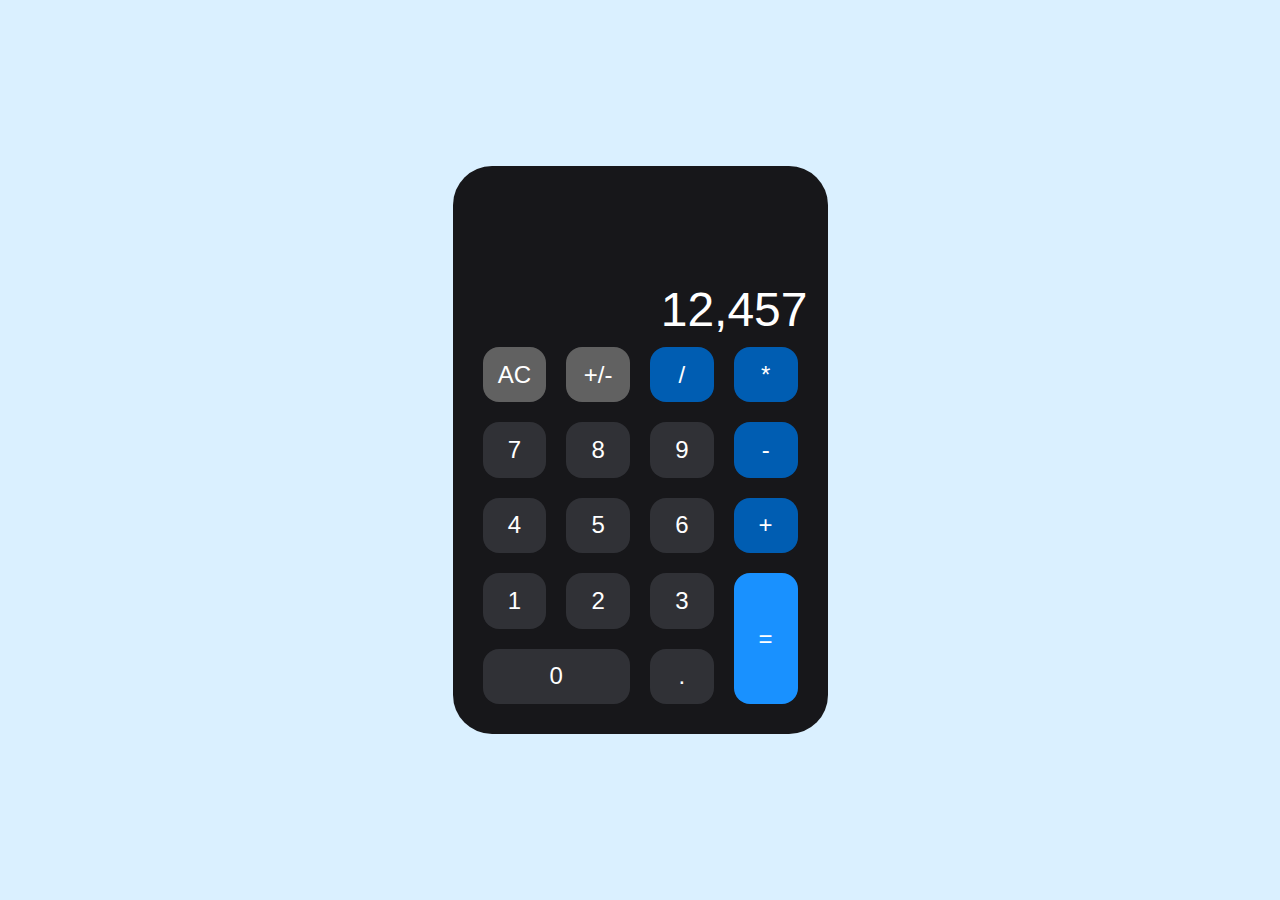
<file: calculadora/index.html>
<!DOCTYPE html>
<html lang="pt-br">
  <head>
    <meta charset="UTF-8" />
    <meta name="viewport" content="width=device-width, initial-scale=1.0" />
    <link rel="stylesheet" href="style.css" />
    <link rel="preconnect" href="https://fonts.googleapis.com" />
    <link rel="preconnect" href="https://fonts.gstatic.com" crossorigin />
    <link
      href="https: //fonts.googleapis.com/css2? family= Poppins:wght@300 & display=swap"
      rel="stylesheet"
    />
    <title>Calculadora</title>
  </head>
  <body>
    <div>
      <p>12,457</p>
      <button class="gray-button">AC</button>
      <button class="gray-button">+/-</button>
      <button class="blue-button">/</button>
      <button class="blue-button">*</button>
      <button class="black-button">7</button>
      <button class="black-button">8</button>
      <button class="black-button">9</button>
      <button class="blue-button">-</button>
      <button class="black-button">4</button>
      <button class="black-button">5</button>
      <button class="black-button">6</button>
      <button class="blue-button">+</button>
      <button class="black-button">1</button>
      <button class="black-button">2</button>
      <button class="black-button">3</button>
      <button class="equal-button equal">=</button>
      <button class="black-button zero">0</button>
      <button class="black-button">.</button>
    </div>
  </body>
</html>
</file>
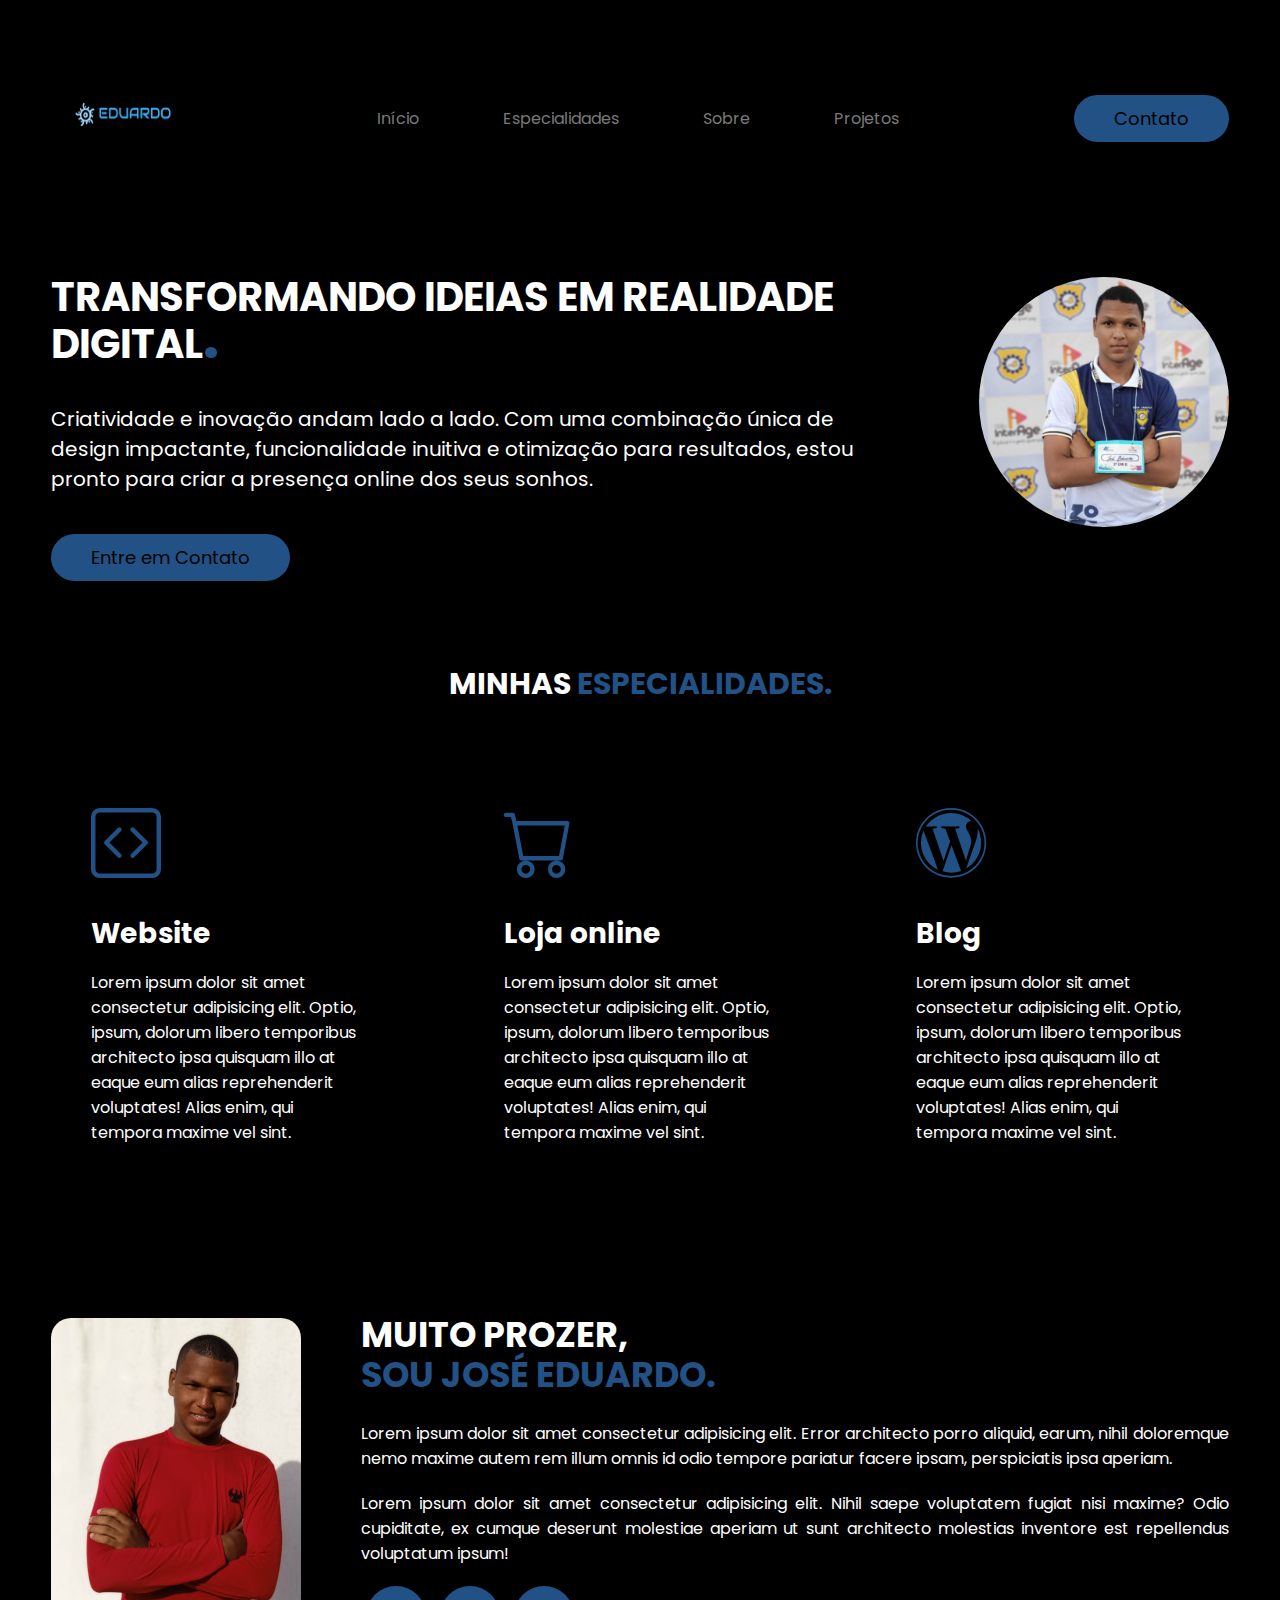
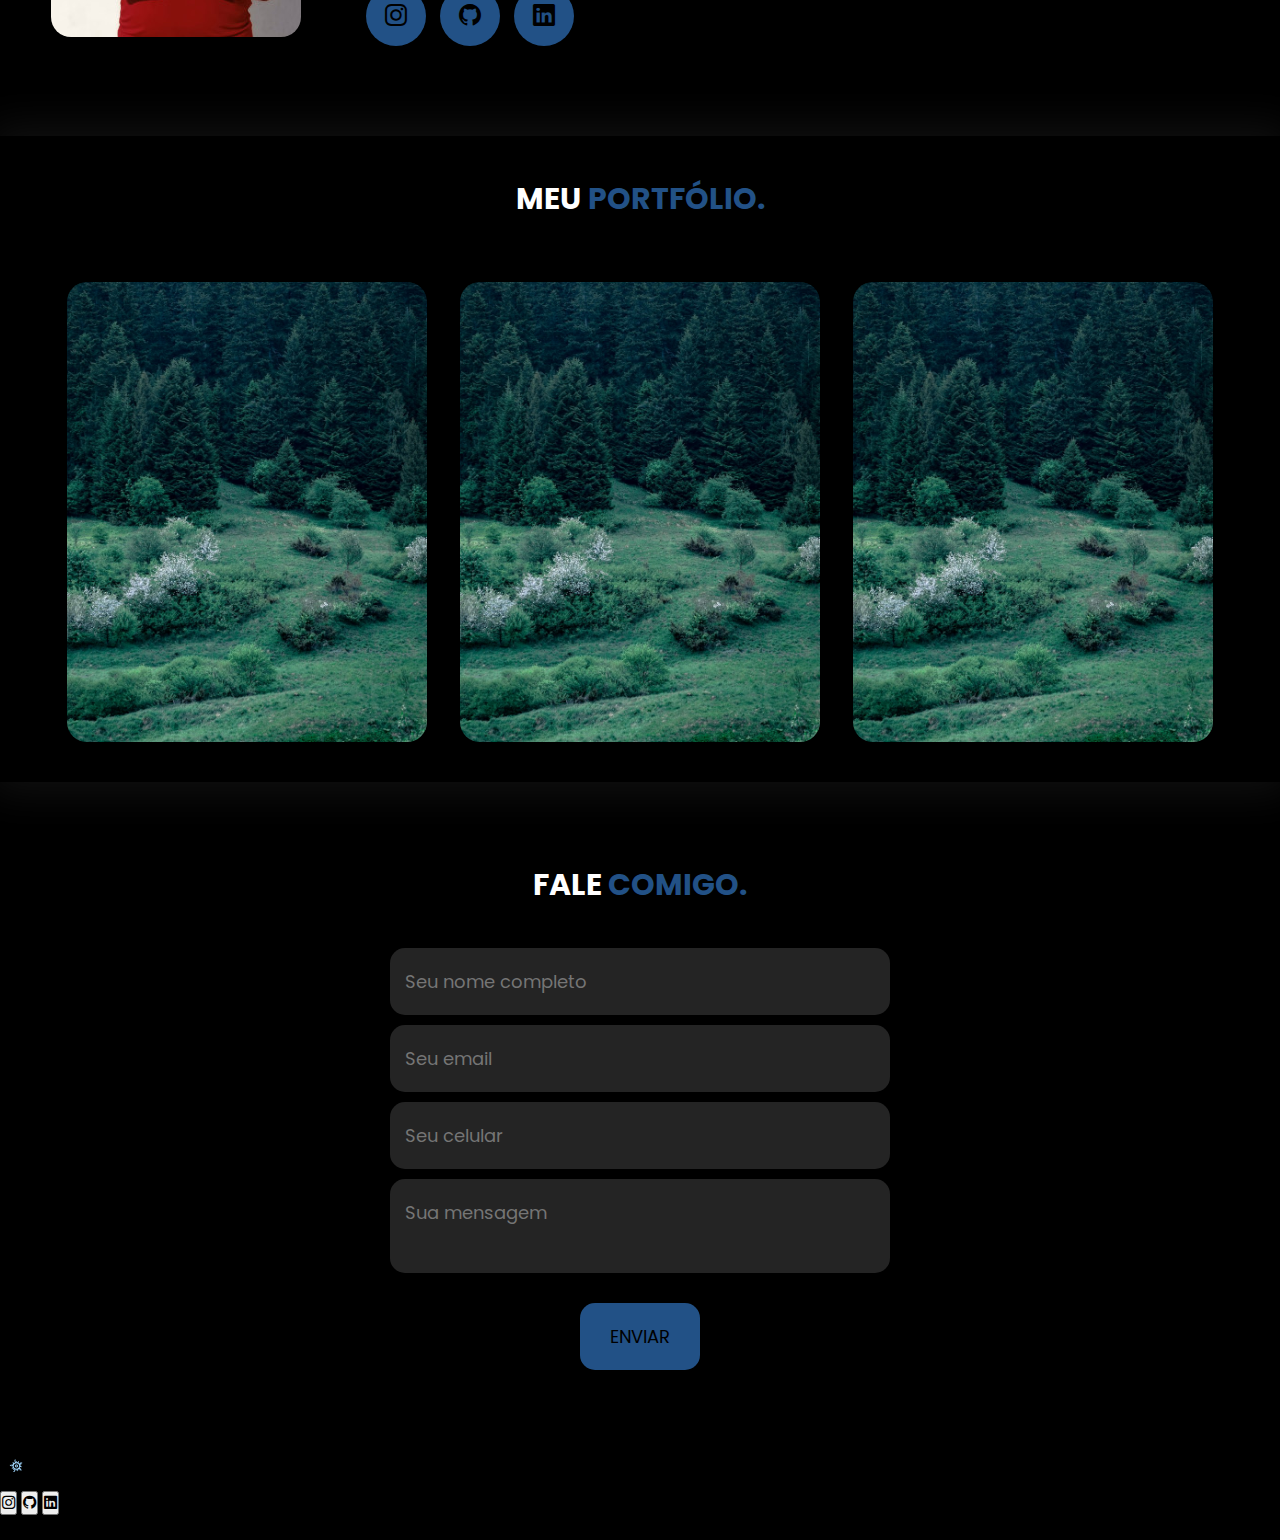
<file: meuPortfolio/index.html>
<!DOCTYPE html>
<html lang="pt-br">
<head>
    <meta charset="UTF-8">
    <meta name="viewport" content="width=device-width, initial-scale=1.0">
    <!-- GOOGLE FONTS -->
    <link rel="preconnect" href="https://fonts.googleapis.com">
    <link rel="preconnect" href="https://fonts.gstatic.com" crossorigin>
    <link href="https://fonts.googleapis.com/css2?family=Poppins:ital,wght@0,100;0,200;0,300;0,400;0,500;0,600;0,700;0,800;0,900;1,100;1,200;1,300;1,400;1,500;1,600;1,700;1,800;1,900&display=swap" rel="stylesheet">
    <!-- FIM GOOGLE FONTS -->
    <!-- BOOSTSTRAP ICONS -->
    <link rel="stylesheet" href="https://cdn.jsdelivr.net/npm/bootstrap-icons@1.11.3/font/bootstrap-icons.min.css">

    <!-- BOOSTSTRAP ICONS -->
    <link rel="stylesheet" href="style.css">
    <title>Meu Portifolio</title>
</head>
<body>
    

<header>
    <div class="interface">
    <div class="logo">
        <a href="#">
            <img class="tamanho" src="imagem/logo.png" alt="logo">

        </a>
    </div> <!--logo-->
    <nav class="menu-descktop">

        <ul>
            <li><a href="#">Início</a></li>
            <li><a href="#">Especialidades</a></li>
            <li><a href="#">Sobre</a></li>
            <li><a href="#">Projetos</a></li>
        </ul>
    </nav>
    
    <div class="btn-contato">
        <a href="#">
            <button>Contato</button>
        </a>
    </div>
    </div> <!--interface fechamento-->
</header>

<main>
    <section class="topo-do-site">
        <div class="interface">
            <div class="flex">
                <div class="txt-topo-site">
                    <h1>TRANSFORMANDO IDEIAS EM REALIDADE DIGITAL<span>.</span></h1>
                    <p>Criatividade e inovação andam lado a lado. Com uma combinação única de design impactante, funcionalidade inuitiva e otimização para resultados, estou pronto para criar a presença online dos  seus sonhos.</p>

                    <div class="btn-contato">
                        <a href="#">
                            <button>Entre em Contato</button>
                        </a>
                    </div>

                </div>

                <div class="img-topo-site">
                    <img src="imagem/minha-foto.jpeg" alt="">

                </div>
            </div>
        </div>
    </section> <!--topo-do-site-->


    <section class="especialidades">
        <div class="interface">
            <h2 class="titulo">MINHAS <span>ESPECIALIDADES.</span></h2>

            <div class="flex">
                <div class="especialidades-box">
                    <i class="bi bi-code-square"></i>
                    <h3>Website</h3>
                    <p>Lorem ipsum dolor sit amet consectetur adipisicing elit. Optio, ipsum, dolorum libero temporibus architecto ipsa quisquam illo at eaque eum alias reprehenderit voluptates! Alias enim, qui tempora maxime vel sint.</p>

                </div>

                <div class="especialidades-box">
                    <i class="bi bi-cart"></i>
                    <h3>Loja online</h3>
                    <p>Lorem ipsum dolor sit amet consectetur adipisicing elit. Optio, ipsum, dolorum libero temporibus architecto ipsa quisquam illo at eaque eum alias reprehenderit voluptates! Alias enim, qui tempora maxime vel sint.</p>

                </div>

                <div class="especialidades-box">
                    <i class="bi bi-wordpress"></i>
                    <h3>Blog</h3>
                    <p>Lorem ipsum dolor sit amet consectetur adipisicing elit. Optio, ipsum, dolorum libero temporibus architecto ipsa quisquam illo at eaque eum alias reprehenderit voluptates! Alias enim, qui tempora maxime vel sint.</p>

                </div>

            </div>
        </div>
    </section> <!--fim das especialidades-->

    <section class="sobre">
        <div class="interface">
            <div class="flex">
                <div class="img-sobre">
                    <img class="img-social" src="imagem/minha-foto-3.jpeg" alt="img">

                </div>
                <div class="txt-sobre">
                    <h2>MUITO PROZER, <span>SOU JOSÉ EDUARDO.</span></h2>
                    <P>Lorem ipsum dolor sit amet consectetur adipisicing elit. Error architecto porro aliquid, earum, nihil doloremque nemo maxime autem rem illum omnis id odio tempore pariatur facere ipsam, perspiciatis ipsa aperiam.</P>

                    <P>Lorem ipsum dolor sit amet consectetur adipisicing elit. Nihil saepe voluptatem fugiat nisi maxime? Odio cupiditate, ex cumque deserunt molestiae aperiam ut sunt architecto molestias inventore est repellendus voluptatum ipsum!</P>

                    <div class="btn-social">
                        <a href="#"><button><i class="bi bi-instagram"></i></button></a>
                        <a href="#"><button><i class="bi bi-github"></i></button></a>
                        <a href="#"><button><i class="bi bi-linkedin"></i></button></a>
                    </div>

                </div>

                
            </div>
        </div>
    </section> <!--final de sobre-->

    <section class="Portifolio">
        <div class="interface">
            <h2 class="titulo">MEU <span>PORTFÓLIO.</span></h2>
            <div class="flex">
                <div class="img-port" style="background-image: url(imagem/floresta1.jpeg);">
                <div class="overlay">Projeto1</div></div>
                <div class="img-port" style="background-image: url(imagem/floresta1.jpeg);" >
                <div class="overlay">Projeto2</div></div>
                <div class="img-port" style="background-image: url(imagem/floresta1.jpeg);">
                <div class="overlay">Projeto3</div></div>

            </div> <!--flex-->
        </div> <!--interface-->


    </section> <!--final do portifolio-->

    <section class="formulario">
        <div class="iterface">
            <h2 class="titulo">FALE <span>COMIGO.</span></h2>
            <form action="">
                <input type="text" name="" id="" placeholder="Seu nome completo" required>
                <input type="text" name="" id="" placeholder="Seu email" required>
                <input type="text" name="" id="" placeholder="Seu celular">
                <textarea name="" id="" placeholder="Sua mensagem" required></textarea>
                <div class="btn-enviar"><input type="submit" value="ENVIAR"></div>
            </form>

        </div>
    </section>
    

     
    

</main>
<footer>
    <div class="interface">
        <div class="line-footer">
            <div class="logo-footer">
                <img src="./imagem/logo1.png" alt="logo">
            </div>
            <div class="btn-social">
                <a href="#"><button><i class="bi bi-instagram"></i></button></a>
                <a href="#"><button><i class="bi bi-github"></i></button></a>
                <a href="#"><button><i class="bi bi-linkedin"></i></button></a>
            </div>
        </div>
        <div class="line-footer"></div>
        <p><i class="bi bi-envelope-fill"></i> <a href="mailto:edu021a2@gmail.com.br"></a>contato:edu021a2@gmail.com.br</p>
    </div>
</footer>

</body>
</html>
</file>
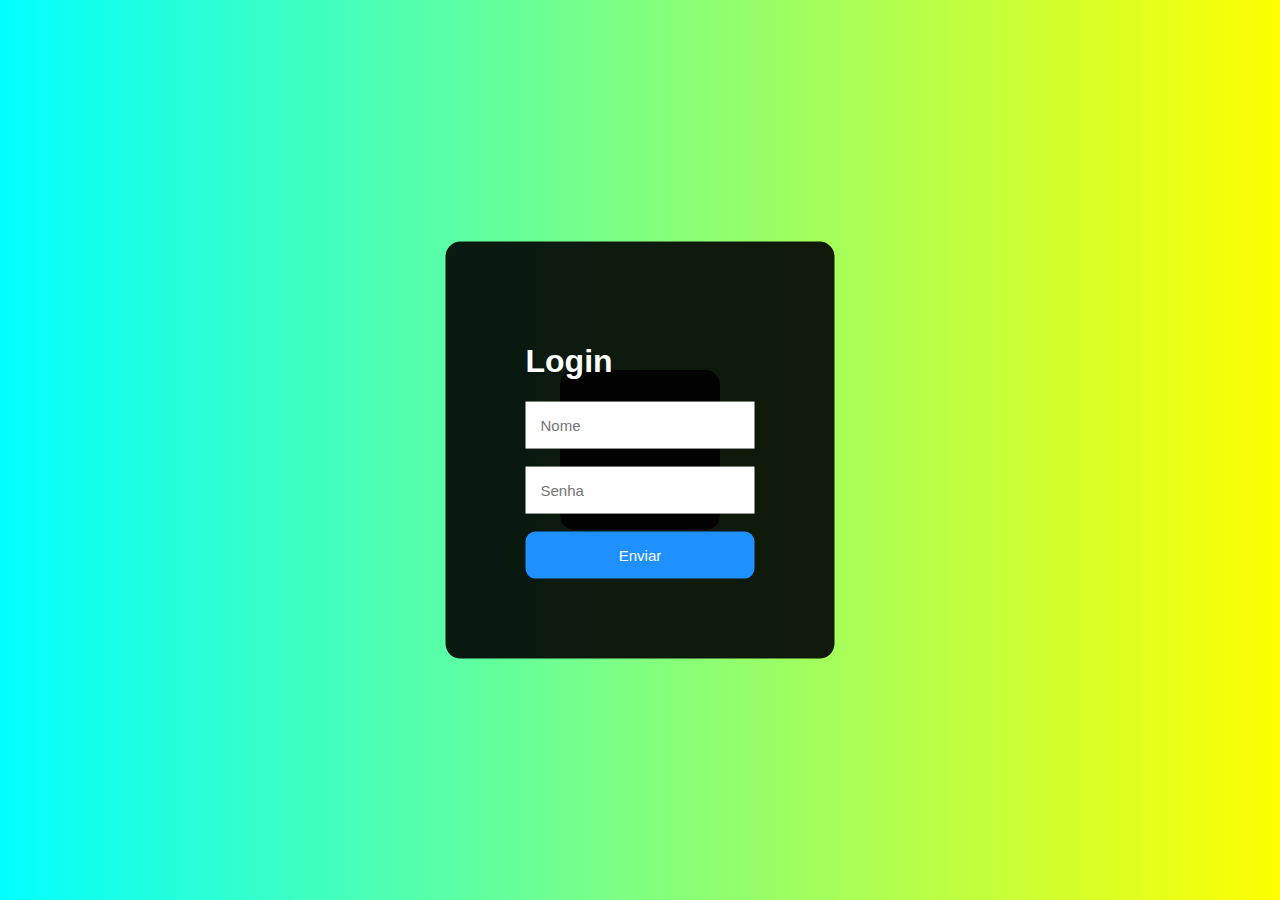
<file: site.html/index.html>
<!DOCTYPE html>
<html lang="pt-br">
<head>
  <meta charset="UTF-8">
  <meta name="viewport" content="width=device-width, initial-scale=1.0">
  <title>Login</title>
  <style>
    body{
      font-family: Arial, Helvetica, sans-serif;
      background-image: linear-gradient(45deg,cyan,yellow);
    }
    div{
      background-color: rgba(0, 0, 0, 0.9);
      position:absolute;
      top: 50%;
      left:50%;
      transform: translate(-50% , -50%);
      padding: 80px;
      border-radius: 15px;
      color:white; 

    }
input{
  padding: 15px;
  border: none;
  outline: none;
  font-size: 15px;
}
button{
  background-color: dodgerblue;
  border: none;
  padding: 15px;
  width: 100%;
  border-radius: 10px;
  color: white;
  font-size: 15px;
}
button:hover{
  background-color: deepskyblue;
  cursor: pointer;
}
  </style>
</head>

<body>
<div class="tela login">
<div>
  <h1>Login</h1>
  <input type="text" placeholder="Nome">
  <br><br>
  <input type="password" placeholder="Senha">
  <br><br>
  <button>Enviar</button>

</div>
</body>
</html>
</file>
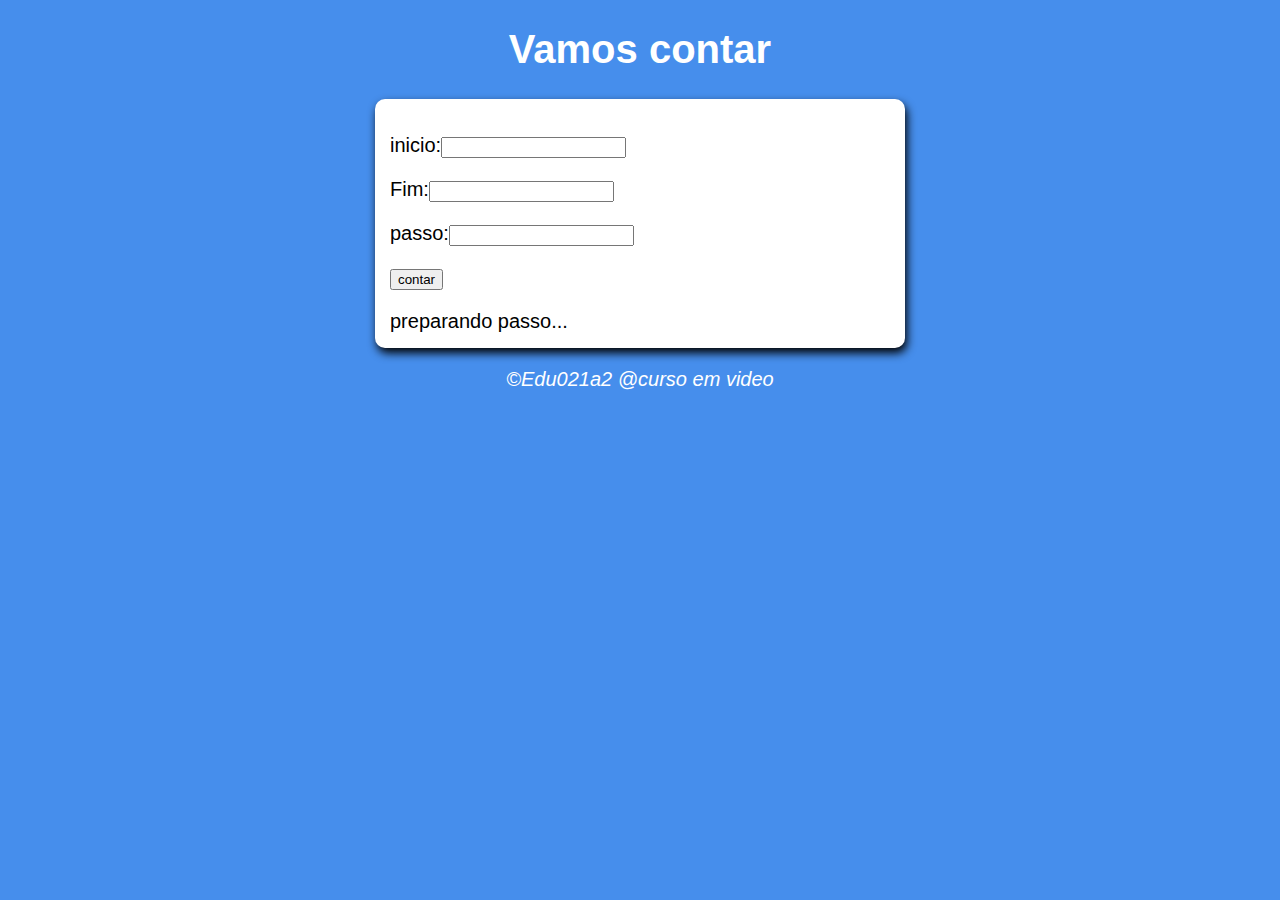
<file: contador/modelo.html>
<!DOCTYPE html>
<html lang="pt-br">
<head>
    <meta charset="UTF-8">
    <meta name="viewport" content="width=device-width, initial-scale=1.0">
    <title>contador</title>
    <link rel="stylesheet" href="style.css">
</head>
<body>
    <header>
        <h1>Vamos contar</h1>
    </header>

    <section>
        <div id="dados">
           <p>inicio:<input type="number" name="inicio" id="txti"></p> 
           <p>Fim:<input type="number" name="sim" id="txtf"></p>
           <p>passo:<input type="number" name="passo" id="txtp"></p>
           <p><input type="button" value="contar" onclick="calcular()"></p>
           
        </div>

        <div id="res">
            preparando passo...
        </div>
            
        


    </section>

    <footer>
        <p>&copy;Edu021a2   @curso em video</p>
    </footer>
    <script src="script.js"></script>
</body>
</html>
</file>
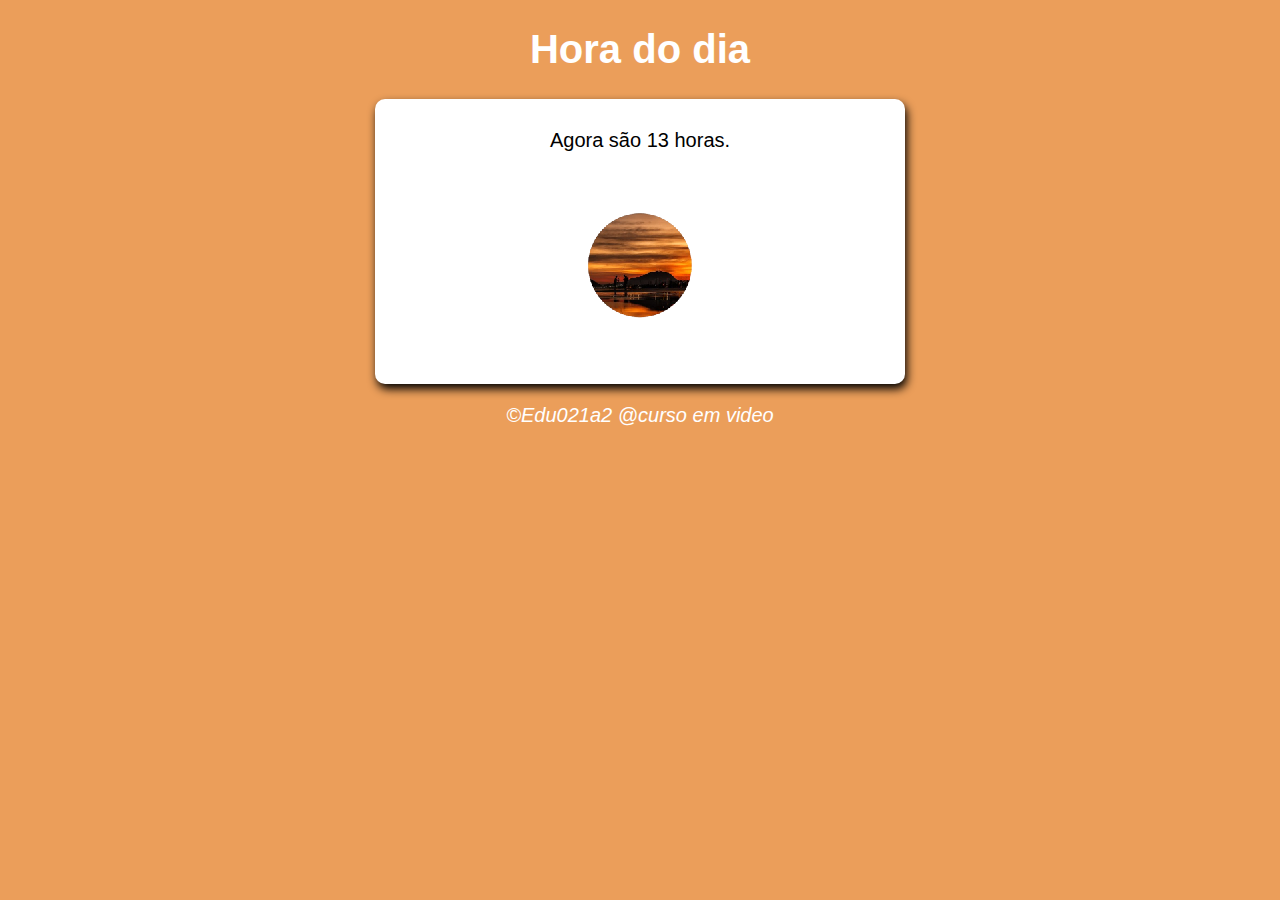
<file: Relogio-inteligente/relogio.html>
<!DOCTYPE html>
<html lang="pt-br">
<head>
    <meta charset="UTF-8">
    <meta name="viewport" content="width=device-width, initial-scale=1.0">
    <title>Hora do dia</title>
    <link rel="stylesheet" href="style.css">
</head>
<body onload="carregar()">
    <header>
        <h1>Hora do dia</h1>
    </header>

    <section>
        <div id="msg">
            aqui vai aparecer a mensagem...
        </div>

        <div id="foto">
            <img id="imagem" src="manha.png" alt="Foto do dia">
          
        </div>


    </section>

    <footer>
        <p>&copy;Edu021a2   @curso em video</p>
    </footer>
    <script src="script.js"></script>
</body>
</html>
</file>
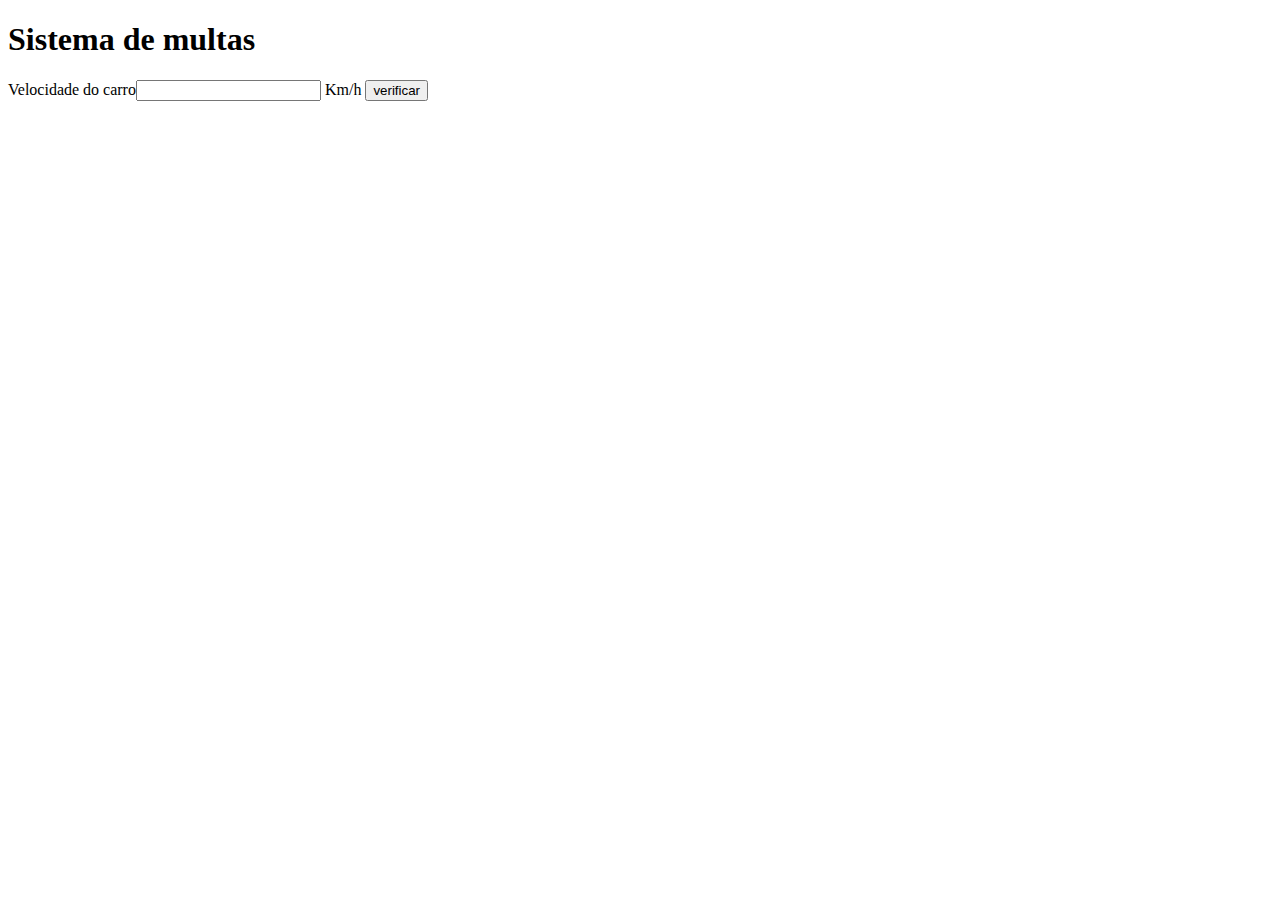
<file: sistema-de-velocidade1.0/sistema.html>
<!DOCTYPE html>
<html lang="pt-br">
<head>
    <meta charset="UTF-8">
    <meta name="viewport" content="width=device-width, initial-scale=1.0">
    <title>Detran</title>
</head>
<body>
    <h1>Sistema de multas</h1>

    Velocidade do carro<input type="number" name="txtvel" id="txtvel"> Km/h
    <input type="button" value="verificar" onclick="calcular()">

    <div id="res">

    </div>
    <script>


        function calcular(){
            var txtv = window.document.querySelector('input#txtvel')
            var res = window.document.querySelector('div#res')
            var vel =Number(txtv.value)
            
            res.innerHTML = `<p>sua velocidade atual é: <strong>${vel}Km/h</strong></p>`

            if(vel> 60){
                
                res.innerHTML += '<p> voce esta <strong> MULTADO</strong> por excesso de velocidade</p>'
            }

            res.innerHTML +='<p> dirija sempre com sinto de seguraça</p>'
        }
    </script>
</body>
</html>
</file>
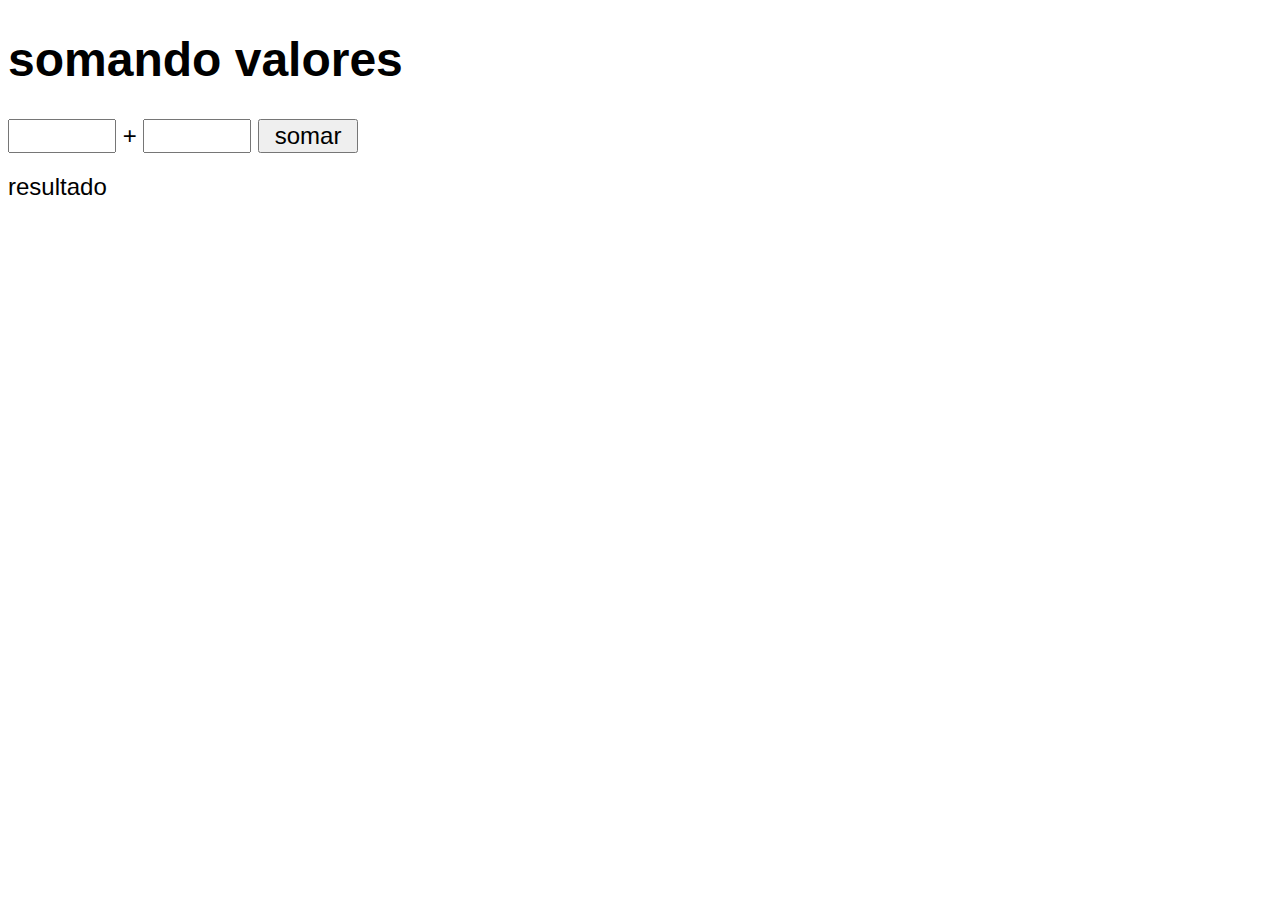
<file: somando_Numeros/somando.html>
<!DOCTYPE html>
<html lang="pr-br">
<head>
    <meta charset="UTF-8">
    <meta name="viewport" content="width=device-width, initial-scale=1.0">
    <title>Somando numeros</title>
    <style>
body{
    font: normal 18pt Arial;
    
}
input{
    font: normal 18pt Arial;
    width: 100px;
}
div#res{
    margin-top: 20px;
}

    </style>
</head>
<body>
    <h1>somando valores</h1>
    <input type="number" name="txtn1" id="txtn1"> +

    <input type="number" name="txtn2" id="txtn2">
    
    <input type="button" value="somar" onclick=" somar()">
    <div id="res">
        resultado
    </div>

    <script>

        function somar (){

            var tn1 = document.getElementById('txtn1')
            var tn2  =window.document.querySelector('input#txtn2')
            var res = window.document.getElementById('res')
            var n1 =Number(tn1.value)
            var n2 = Number(tn2.value)
            var s = n1+n2
            res.innerHTML = `a soma entre ${n1} e ${n2} é igual a <strong>${s}</strong>`
        }
    </script>
</body>
</html>
</file>
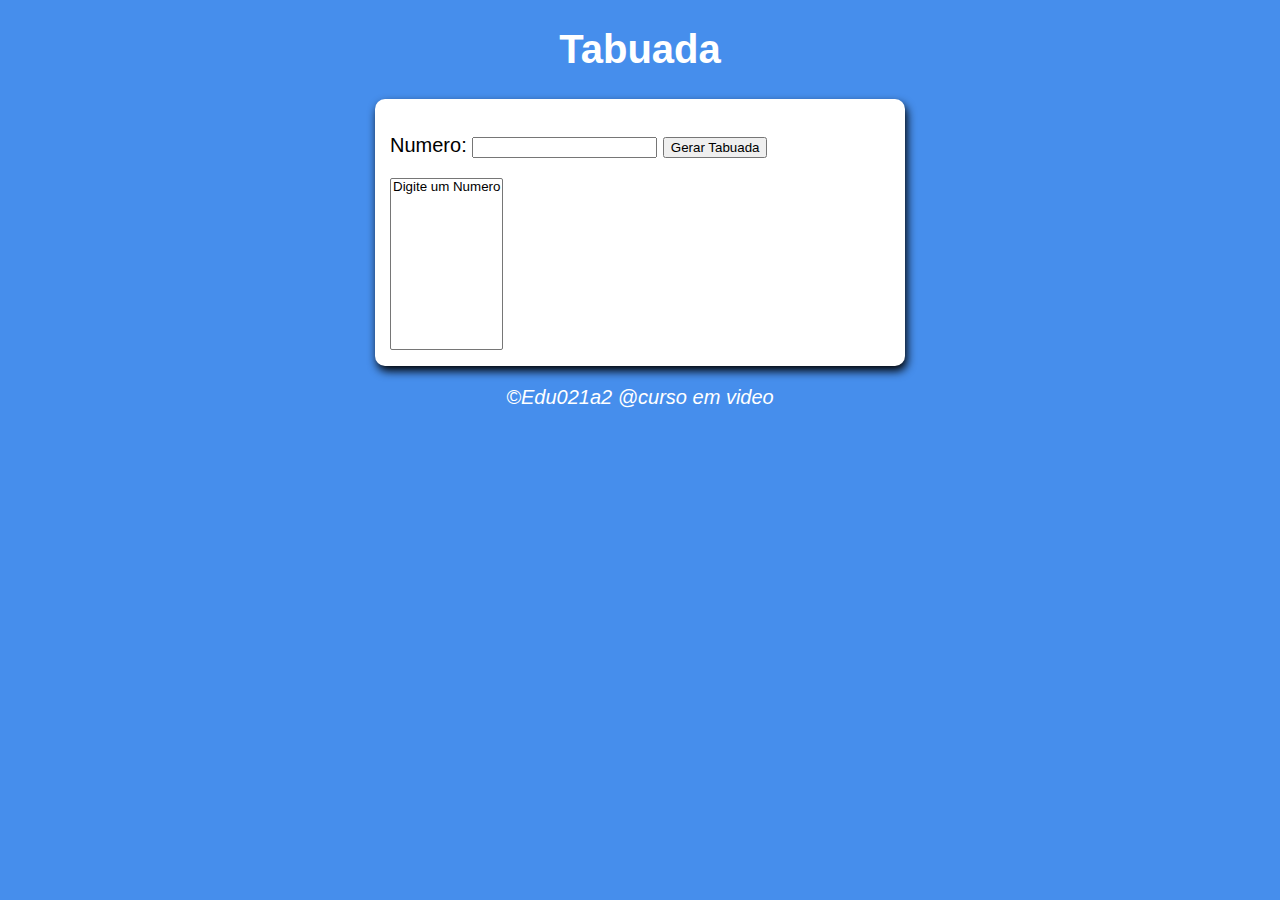
<file: tabuada/modelo.html>
<!DOCTYPE html>
<html lang="pt-br">
<head>
    <meta charset="UTF-8">
    <meta name="viewport" content="width=device-width, initial-scale=1.0">
    <title>Tabuada</title>
    <link rel="stylesheet" href="style.css">
</head>
<body>
    <header>
        <h1>Tabuada</h1>
    </header>

    <section>
        <div>
           <p>Numero: <input type="number" name="nun" id="txtn">
            <input type="button" value="Gerar Tabuada" onclick="tabuada()"></p>
        </div>

        <div>
            <select name="Tabuada" id="seltab" size="10">
                <option >Digite um Numero</option>
             </select>
        </div>


    </section>

    <footer>
        <p>&copy;Edu021a2   @curso em video</p>
    </footer>
    <script src="script.js"></script>
</body>
</html>
</file>
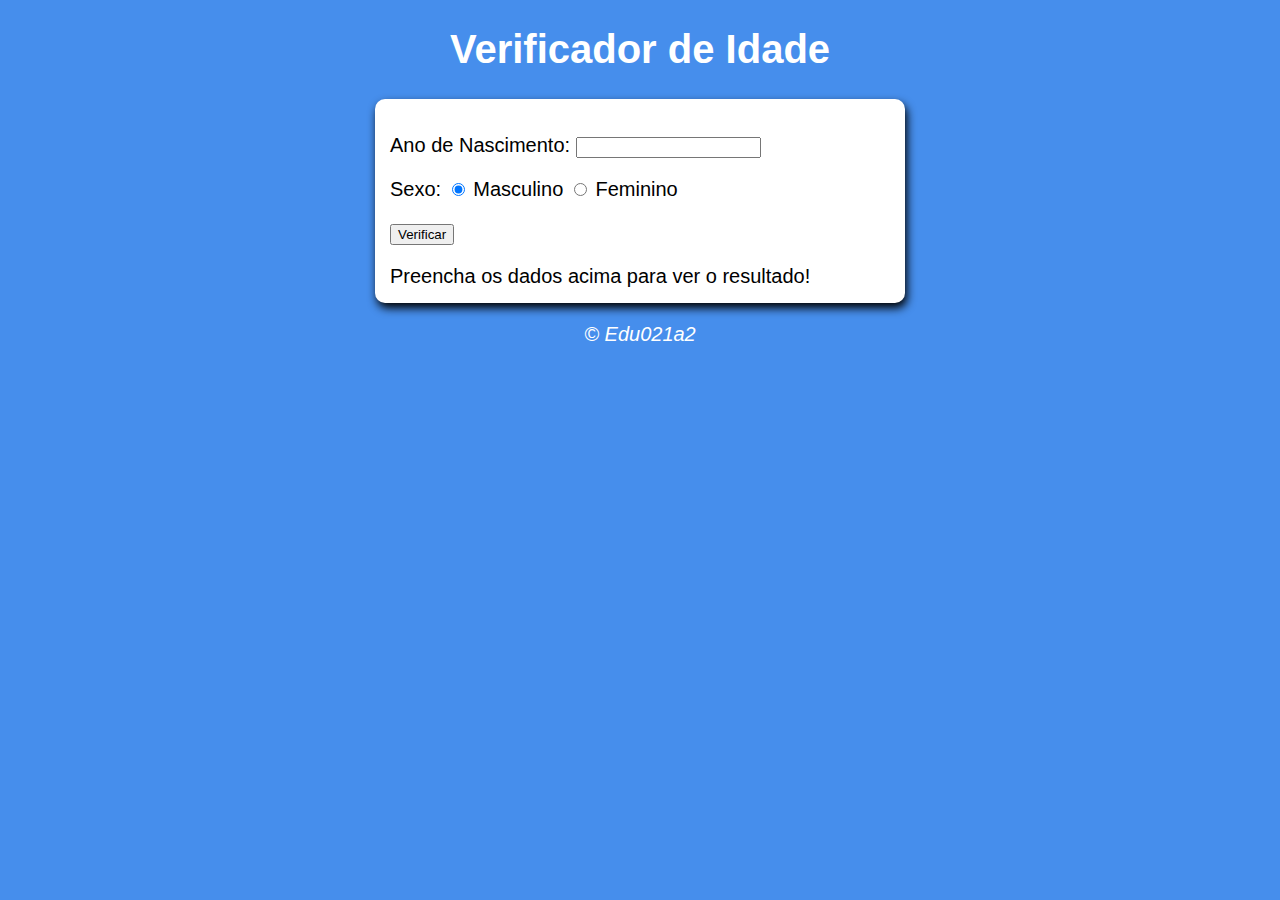
<file: Verificador-Idade/verificador.html>
<!DOCTYPE html>
<html lang="pt-br">
<head>
    <meta charset="UTF-8">
    <meta name="viewport" content="width=device-width, initial-scale=1.0">
    <title>Verificador de Idade</title>
    <link rel="stylesheet" href="style.css">
</head>
<body>
    <header>
        <h1>Verificador de Idade</h1>
    </header>

    <section>
        <div>
            <p>Ano de Nascimento:
                <input type="number" name="txtano" id="txtano" min="0">
            </p>
            <p>Sexo:
                <input type="radio" name="radsex" id="mas" value="masculino" checked>
                <label for="mas">Masculino</label>

                <input type="radio" name="radsex" id="fem" value="feminino">
                <label for="fem">Feminino</label>
            </p>
            <p>
                <button id="verificar" onclick="verificar()">Verificar</button>
            </p>
        </div>

        <div id="res">
            Preencha os dados acima para ver o resultado!
        </div>
    </section>

    <footer>
        <p>&copy; Edu021a2 </p>
    </footer>
    <script src="script.js"></script>
</body>
</html>
</file>
<file: calculadora/style.css>
* {
  padding: 0;
  margin: 0;
  box-sizing: border-box;
  font-family: "Poppins", sans-serif;
  color: white;
}
body {
  background: #daf0ff;
  display: grid;
  height: 100vh;
  width: 100vw;
  justify-content: center;
  align-items: center;
}

div {
  background: linear-gradient(191.34deg, #17171a -4.95%, #17171a 103.74%);
  border-radius: 39px;
  width: 375px;
  height: 568px;
  grid-template-columns: repeat(4, 1fr);
  grid-template-rows: repeat(7, 1fr);
  display: grid;
  padding: 20px;
}
p {
  font-size: 48px;
  grid-column: 1 / 5;
  grid-row: 1/3;
  text-align: right;
  display: grid;
  align-items: end;
}

button {
  font-size: 24px;
  border-radius: 16px;
  border: none;
  margin: 10px;
  cursor: pointer;
}
button:hover {
  opacity: 0.8;
}
button:active {
  opacity: 0.6;
}

.black-button {
  background: #303136;
}

.blue-button {
  background: #005db2;
}

.equal-button {
  background: #1991ff;
}
.gray-button {
  background: #616161;
}

.zero {
  grid-column: 1/3;
}
.equal {
  grid-row: 6/8;
  grid-column: 4/5;
}
</file>
<file: meuPortfolio/style.css>
/* ESTILO GERAL */


*{
    
    padding: 0;
    margin: 0;
    box-sizing: border-box;
    font-family: 'Poppins', sans-serif;
}


body{
    background-color: black;
    height: 100vh;
}
 body header .tamanho{
    width: 150px;
    height: 150px;
    top: 100px;
    bottom: 100px;
}





.interface{
    max-width: 1280px;
    margin: auto;
}

.flex{
    display: flex;
}

.btn-contato button{

    padding: 10px 40px;
    font-size: 18px;
    font-weight: 600px;
    background-color: rgb(34, 81, 134);
    border: 0;
    border-radius: 30px;
    cursor: pointer;
    transition: .2s;

}

    h2.titulo{
        color: white;
        font-size: 30px;
        text-align: center;
    }


    h2.titulo span{
        color:rgb(34, 81, 134) ;
    }

    button:hover, form .btn-enviar:hover{
        box-shadow: 0px 0px 8px rgb(34, 81, 134) ;
        transform:scale(1.05) ;
    }

    

/* ESTILO DO CABEÇALHO */


header{
    padding: 40px 4%;
}

header >.interface{
    display: flex;
    align-items: center;
    justify-content: space-between;
}

header a{
    color: #7a7979;
    text-decoration: none;
    display: inline-block;
    transition: .2s;
}

header a:hover{
    color: #fff;
    transform: scale(1.10);
    
}

header nav ul{
    list-style-type: none;
}

header nav ul li{
    display: inline-block;
    padding: 0 40px;
}


 



/*  ESTILO DO TOPO DO SITE */



section.topo-do-site{

    padding: 40px 4%;
}


section.topo-do-site .flex{

    align-self: center;
    justify-content: center;
    gap: 90px;
}

.topo-do-site h1{
    color: #fff;
    font-size: 40px;   
    line-height:40px; 
}

.topo-do-site .txt-topo-site h1 span{
    color: rgb(34, 81, 134) ;
    font-size: 60px;
}


.topo-do-site .txt-topo-site p{
    color: #fff;
    margin: 40px 0;
    font-size: 20px;
}


.topo-do-site .img-topo-site img {
    position: relative;
    animation: flutar 2s ease-in-out infinite alternate;
    height: 250px;
    width: 250px;
    border-radius: 100%;
}


@keyframes flutar{
    0%{
        top: 0;
    }
    100%{
        top: 30px;
    }
}




/*  ESTILO DAS ESPECIALIDADES */

section.especialidades{
    padding: 40px 4%;
}

section.especialidades .flex{
    gap: 60px;
}
    

.especialidades .especialidades-box{
    color: #fff;
    padding: 40px;
    margin-top: 45px;
    scroll-padding-block-start: 20px;
    transition: .2s;
    
}

.especialidades .especialidades-box:hover{
    transform: scale(1.10);
    box-shadow: 0 0 8px rgba(255, 255, 255, 0.37);
}

.especialidades .especialidades-box i{
    font-size: 70px;
color:rgb(34, 81, 134) ;
}

.especialidades .especialidades-box h3{
    font-size: 28px;
    margin: 15px 0;
    
}


/* ESTILO DO SOBRE */
section.sobre{
    padding:90px 4%;
}

section.sobre .flex{
    align-items: center;
    gap: 60px;
}

.sobre .txt-sobre{
    color: #fff;
}

.sobre .txt-sobre h2{
    font-size: 35px;
    line-height: 40px;
    margin-bottom: 3%;
}

.sobre .txt-sobre h2 span{
    color:rgb(34, 81, 134);
    display: block;
}

.sobre .txt-sobre p{
    margin: 20px 0;
    text-align: justify;
}

.sobre .txt-sobre .btn-social button{
    width: 60px;
    height: 60px;
    border-radius: 30px;
    border: none;
    background-color:rgb(34, 81, 134) ;
    font-size: 22px;
    cursor: pointer;
    margin: 0 5px;
    transition: .2s;
}

.img-social{
    border-radius: 20px;
    border: none;
}



/* estilo do portfóliio */
section.Portifolio{
    padding: 40px 4%;
    box-shadow: 0 0 40px 10px #ffffff11;
    
}

section.Portifolio .flex{
    justify-content: space-around;
    margin-top: 60px;

}

.img-port{
    width: 360px;
    height: 460px;
    background-size: cover;
    background-position: 100% 0%;
    transform: 8s;
border-radius: 20px;
cursor: pointer;
position: relative;
}


.img-port:hover{

    background-position: 100% 100%;
}

.overlay{
    position: absolute;
    top: 0;
    left: 0;
    width: 100%;
    height: 100%;
    background-color: rgba(0, 0, 0, 0.671);
    border-radius: 20px;
    display: flex;
    align-items: center;
    justify-content: center;
    font-size: 24px;
    font-weight: 600;
    color: #fff;
    opacity: 0;
    transition: .5s;
}

.overlay:hover{
    opacity: 1;

}


/* ESTILOO DO FORMULARIO DE CONTATO */
section.formulario{
    padding: 80px 4%;

}
form{
    max-width: 500px;
    margin: 0 auto;
    display: flex;
    justify-content: center;
    flex-direction: column;
    gap: 10px;
    margin-top: 40px;

}

form input,form textarea{
    width: 100%;
    background-color: #242424;
    border: 0;
    outline: 0;
    padding: 20px 15px;
    border-radius: 15px;
    color: #fff;
    font-size: 18px;
    
}
form textarea{
    resize: none;
    max-width: 500px;
    max-height: 700px;
}

form .btn-enviar{
    margin-top: 20px;
    text-align: center;
}

form .btn-enviar input{
width: 120px;
background-color:rgb(34, 81, 134)  ;
color: #000;
font-size: 700;
cursor: pointer;
transition: .2s;
}
</file>
<file: contador/style.css>
body{
background: rgb(70,142,236);
font: normal 15pt Arial;
}
header{
color: white;
text-align: center;


}
section{
background: white;
border-radius: 10px;
padding: 15px;
width: 500px;
margin: auto;
box-shadow: 2px 5px 10px rgba(0, 0, 0, 366);


}
footer{
color: white;
text-align: center;
font-style: italic;
}
</file>
<file: Relogio-inteligente/style.css>
body{
background: rgb(70,142,236);
font: normal 15pt Arial;
}
header{
color: white;
text-align: center;


}
section{
background: white;
border-radius: 10px;
padding: 15px;
width: 500px;
margin: auto;
box-shadow: 2px 5px 10px rgba(0, 0, 0, 366);


}
div{
    text-align: center;
    padding: 15px;
    
    
}
footer{
color: white;
text-align: center;
font-style: italic;
}
</file>
<file: tabuada/style.css>
body{
background: rgb(70,142,236);
font: normal 15pt Arial;
}
header{
color: white;
text-align: center;


}
section{
background: white;
border-radius: 10px;
padding: 15px;
width: 500px;
margin: auto;
box-shadow: 2px 5px 10px rgba(0, 0, 0, 366);


}
footer{
color: white;
text-align: center;
font-style: italic;
}
</file>
<file: Verificador-Idade/style.css>
body{
background: rgb(70,142,236);
font: normal 15pt Arial;
}
header{
color: white;
text-align: center;


}
section{
background: white;
border-radius: 10px;
padding: 15px;
width: 500px;
margin: auto;
box-shadow: 2px 5px 10px rgba(0, 0, 0, 366);


}
footer{
color: white;
text-align: center;
font-style: italic;
}
</file>
